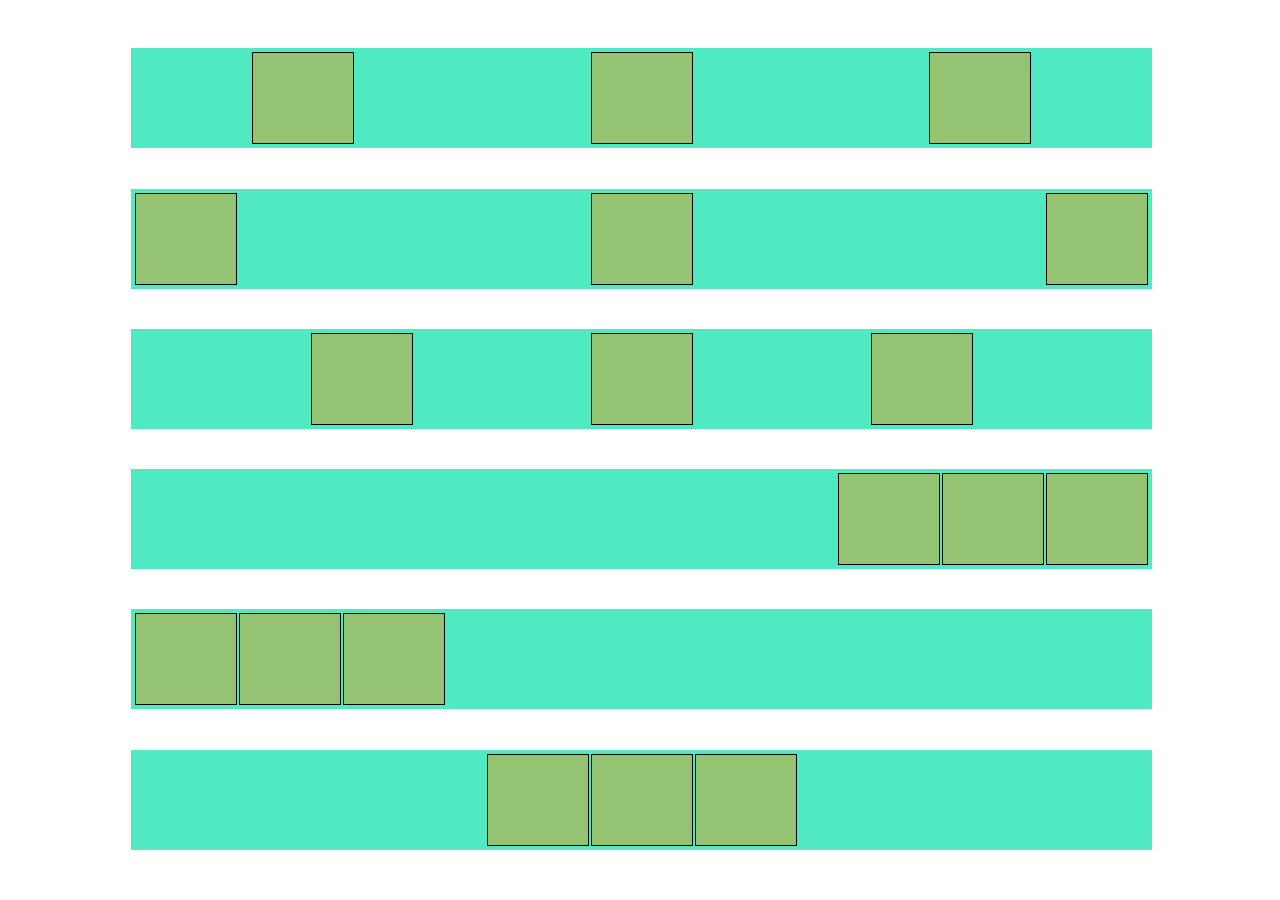
<file: index.html>
<!DOCTYPE html>
<html lang="en">
<head>
    <meta charset="UTF-8">
    <meta name="viewport" content="width=device-width, initial-scale=1.0">
    <link rel="stylesheet" href="style.css">
    <title>Document</title>
</head>
<body>
    <div class="mainContent">
        <div class="content" style="justify-content: space-around;">
            <div class= "block"></div>
            <div class= "block"></div>
            <div class= "block"></div>
        </div>
        <div class="content" style="justify-content: space-between;">
            <div class= "block"></div>
            <div class= "block" style="justify-self: left;"></div>
            <div class= "block"></div>
        </div>
        <div class="content" style="justify-content: space-evenly;">
            <div class= "block"></div>
            <div class= "block"></div>
            <div class= "block"></div>
        </div>
        <div class="content" style="justify-content: flex-end;">
            <div class= "block"></div>
            <div class= "block"></div>
            <div class= "block"></div>
        </div>
        <div class="content" style="justify-content: flex-start;">
            <div class= "block"></div>
            <div class= "block"></div>
            <div class= "block"></div>
        </div>
        <div class="content" style="justify-content: center;">
            <div class= "block"></div>
            <div class= "block"></div>
            <div class= "block"></div>
        </div>
    </div>
</body>
</html>
</file>
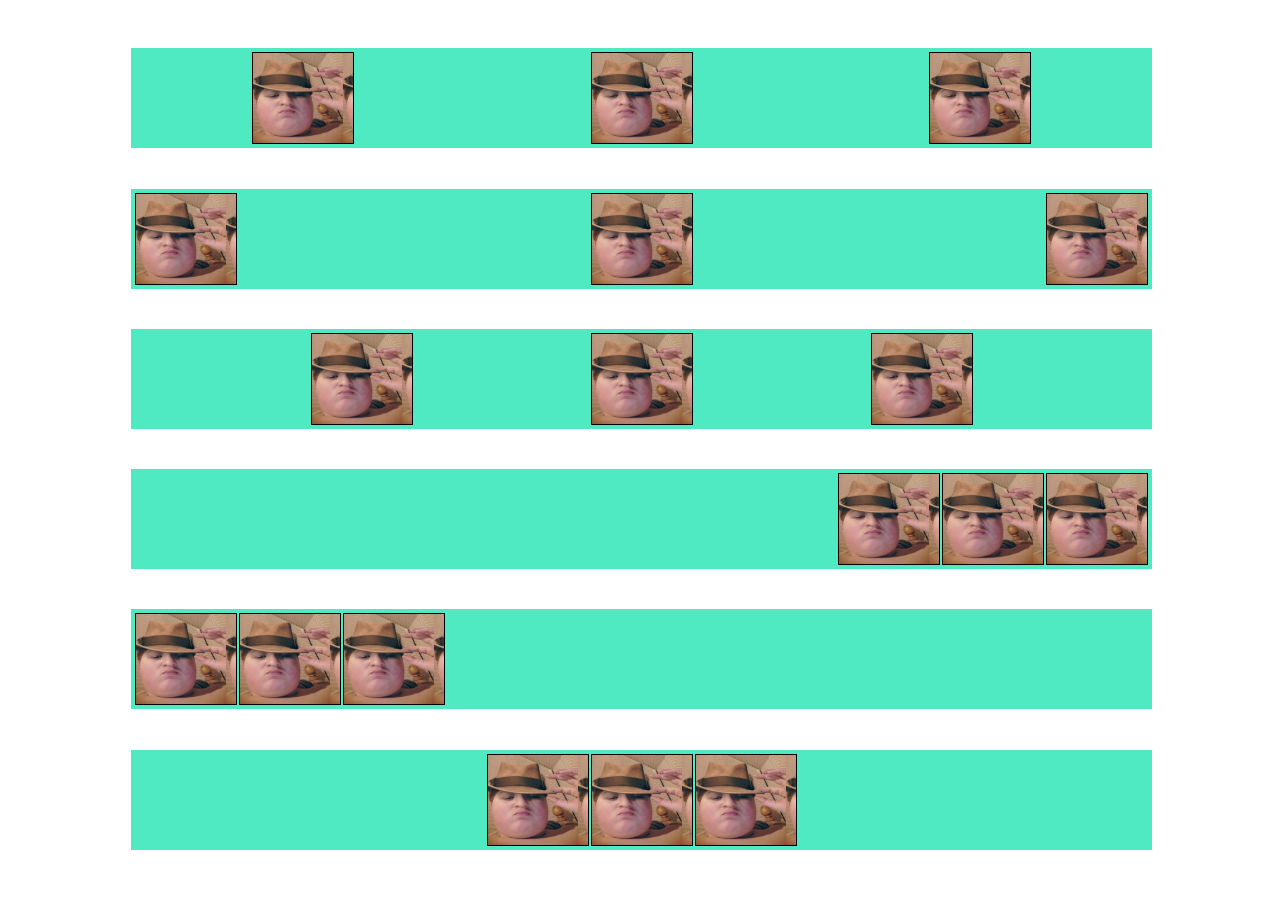
<file: flexbox/index.html>
<!DOCTYPE html>
<html lang="en">
<head>
    <meta charset="UTF-8">
    <meta name="viewport" content="width=device-width, initial-scale=1.0">
    <link rel="stylesheet" href="style.css">
    <title>Document</title>
</head>
<body style="background-image: url('');">
    <div class="mainContent">
        <div class="content" style="justify-content: space-around;">
            <div class= "block"></div>
            <div class= "block"></div>
            <div class= "block"></div>
        </div>
        <div class="content" style="justify-content: space-between;">
            <div class= "block"></div>
            <div class= "block"></div>
            <div class= "block"></div>
        </div>
        <div class="content" style="justify-content: space-evenly;">
            <div class= "block"></div>
            <div class= "block"></div>
            <div class= "block"></div>
        </div>
        <div class="content" style="justify-content: flex-end;">
            <div class= "block"></div>
            <div class= "block"></div>
            <div class= "block"></div>
        </div>
        <div class="content" style="justify-content: flex-start;">
            <div class= "block"></div>
            <div class= "block"></div>
            <div class= "block"></div>
        </div>
        <div class="content" style="justify-content: center;">
            <div class= "block"></div>
            <div class= "block"></div>
            <div class= "block"></div>
        </div>
    </div>
</body>
</html>
</file>
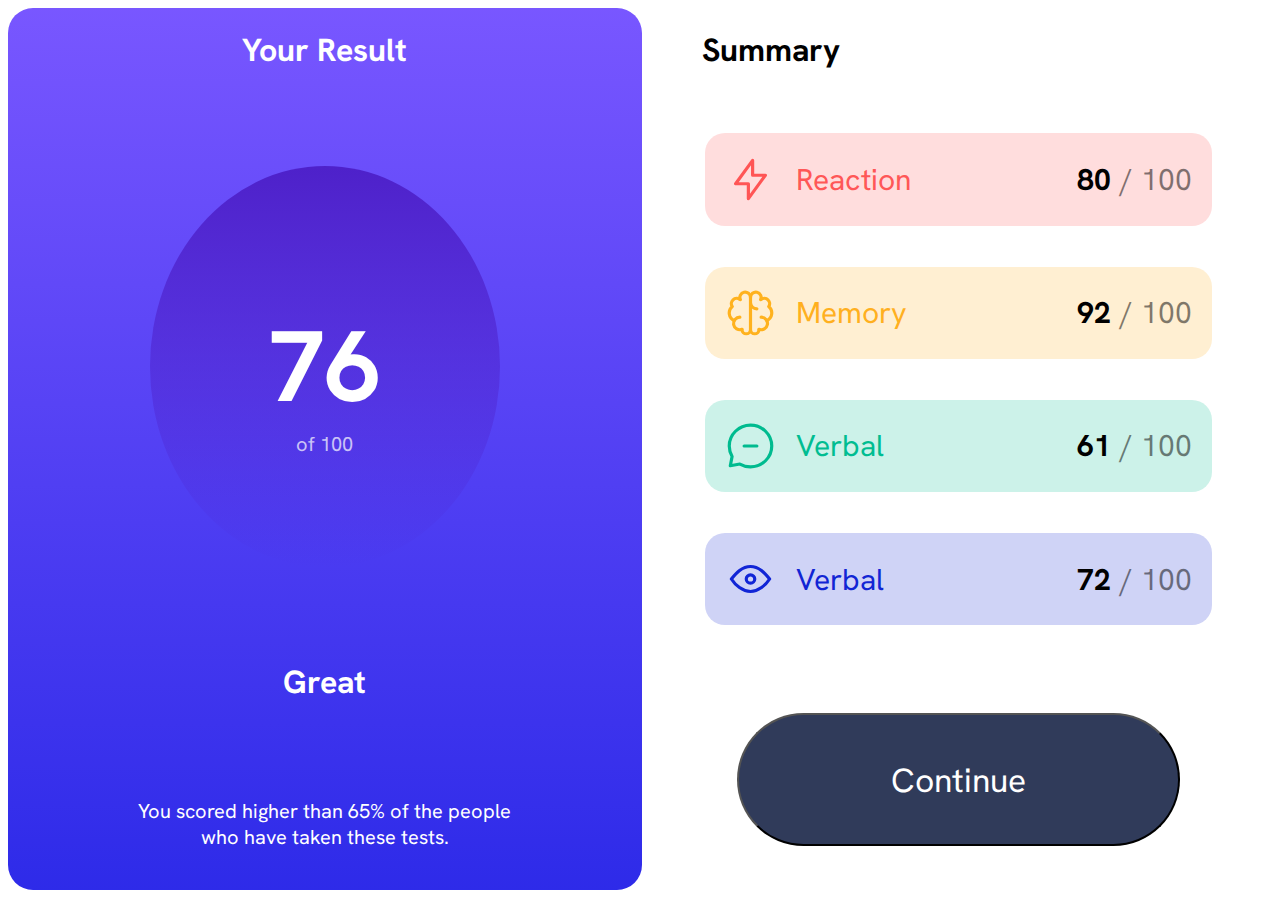
<file: results-summary-component-main/index.html>
<!DOCTYPE html>
<html lang="en">
<head>
    <meta charset="UTF-8">
    <meta name="viewport" content="width=device-width, initial-scale=1.0">
    <link rel="icon" type="image/x-icon" href="\assets\images\favicon-32x32.png">
    <title>esults</title>
    <link rel="stylesheet" href="style.css">
</head>
<body>
    <div class="container">
        <div class="result">
            <h1>Your Result</h1>
            <div class="circle">
                <span id="circle1"><b>76</b></span>
                <span class="text" style="opacity: 70%; padding-bottom: 25px;">of 100</span>
            </div>
            <h1>Great</h1>
            <span class="text" id="scoreText">You scored higher than 65% of the people<br/>who have taken these tests.</span>
        </div>
        <div class="summary">
            
            <div class="summaryMain">
                <h1 style="font-family: cFont; align-self: flex-start;">Summary</h1>
                <div class="summaryContainer" style="background-color: hsl(0, 100%, 67%, 20%);">
                    <div class="summaryName">
                        <img src="assets/images/icon-reaction.svg" class="summaryPadding">
                        <span style="color:hsl(0, 100%, 67%)">Reaction</span>
                    </div>
                    <div>
                        <span style="color:black; margin-right: -15px;"><b>80</b></span>
                        <span style="color: rgba(0, 0, 0, 0.5); padding-right: 20px;">/ 100</span>
                    </div>
                </div>
                <div class="summaryContainer" style="background-color: hsl(39, 100%, 56%, 20%);">
                    <div class="summaryName">
                        <img src="assets/images/icon-memory.svg" class="summaryPadding">
                        <span style="color:hsl(39, 100%, 56%)">Memory</span>
                    </div>
                    <div>
                        <span style="color:black; margin-right: -15px;"><b>92</b></span>
                        <span style="color: rgba(0, 0, 0, 0.5); padding-right: 20px;">/ 100</span>
                    </div>
                </div>
                <div class="summaryContainer" style="background-color: hsl(166, 100%, 37%, 20%);">
                    <div class="summaryName">
                        <img src="assets/images/icon-verbal.svg" class="summaryPadding">
                        <span style="color:hsl(166, 100%, 37%)">Verbal</span>
                    </div>
                    <div>
                        <span style="color:black; margin-right: -15px;"><b>61</b></span>
                        <span style="color: rgba(0, 0, 0, 0.5); padding-right: 20px;">/ 100</span>
                    </div>
                </div>
                <div class="summaryContainer" style="background-color: hsl(234, 85%, 45%, 20%);">
                    <div class="summaryName">
                        <img src="assets/images/icon-visual.svg" class="summaryPadding">
                        <span style="color:hsl(234, 85%, 45%)">Verbal</span>
                    </div>
                    <div>
                        <span style="color:black; margin-right: -15px;"><b>72</b></span>
                        <span style="color: rgba(0, 0, 0, 0.5); margin-right: 20px;">/ 100</span>
                    </div>
                </div>
                
            </div>
            <button>Continue</button>
        </div>
    </div>
</body>
</html>
</file>
<file: style.css>
html, body {
    height: 99%;
    width: 99.5%;
}

.content {
    padding-left: 4px;
    padding-right: 4px;
    gap: 2px;
    height:100px;
    width:80%;
    background-color: rgb(79, 234, 193);
    display: flex;
    justify-content:space-evenly;
    align-items: center;
}

.block {
    background-color:rgb(148, 195, 114);
    border:1px solid black;
    height: 90%;
    width: 100px;
}

.mainContent {
    display: flex;
    flex-direction: column;
    height:100%;
    width:100%;
    align-items:center;
    justify-content: space-evenly;
}
</file>
<file: flexbox/style.css>
html, body {
    height: 99%;
    width: 99.5%;
}

.content {
    padding-left: 4px;
    padding-right: 4px;
    gap: 2px;
    height:100px;
    width:80%;
    background-color: rgb(79, 234, 193);
    display: flex;
    justify-content:space-evenly;
    align-items: center;
}

.block {
    /*background-color:rgb(148, 195, 114);*/
    background-image: url("pollu.png");
    background-size: contain;
    border:1px solid black;
    height: 90%;
    width: 100px;
}

.mainContent {
    display: flex;
    flex-direction: column;
    height:100%;
    width:100%;
    align-items:center;
    justify-content: space-evenly;
}

@media only screen and (max-width: 515px) {
    .block{
        width:65px;
        height: 80%;
    }
    .content{
        height: 80px;
    }
}
</file>
<file: results-summary-component-main/style.css>
html,body{
    height: 99%;
    width: 99.5%;   
}

@font-face {
    font-family: 'cFont';
    src: url('assets/fonts/HankenGrotesk-VariableFont_wght.ttf') format('truetype');
    font-weight: 500, 700, 800;
    font-style: normal;
}

.container{ 
    height: 100%;
    width: 100%;
    display: flex;
    justify-content: space-between;
}

.text{
    font-family: cFont;
    font-size: 20px;
    color: white;
    font-weight: 500,700,800;
}

.result h1{
    font-family: cFont;
    color: white;
}

p{
    padding-top: 40px;
    font-size: 40px;
}

.circle{
    display: flex;
    justify-content: center;
    align-items: center;
    flex-direction: column;
    text-align: center;
    width: 350px;
    height: 350px;
    border-radius: 50%;
    background: linear-gradient(180deg, hsla(256, 72%, 46%, 1) 0%, hsla(241, 72%, 46%, 0) 100%);
    padding-top: 8%;
}

.result{
    justify-content: space-between;
    width: 50%;
    height:100%;
    background-color: rgb(66, 131, 221);
    border-radius: 25px;
    display: flex;
    flex-direction: column;
    align-items: center;
    background: linear-gradient(180deg, hsl(252, 100%, 67%) 0%, hsl(241, 81%, 54%) 100%);
}

.summary{
    width:50%;
    height:100%;
    display: flex;
    flex-direction: column;
    justify-content: space-between;
    align-items: center;
}

.summary h1{
    padding-left: 60px;
    font-family: cFont;
}

.summaryMain{
    height: 70%;
    width: 100%;
    display: flex;
    flex-direction: column;
    justify-content: space-between;
    align-items: center;
}

.summaryContainer{
    height:15%;
    border-radius: 20px;
    width: 80%;
    background-color: aquamarine;
    display: flex;
    align-items: center;
    justify-content: space-between;
}

.summaryContainer span{
    font-family: cFont;
    padding-left: 20px;
    font-size: 30px;
    color: white;
    font-weight: 500,700,800;
}

.summaryContainer img{
    padding-left: 20px;
    width: 20%;
    min-width: 20%;
}

.summaryName{
    display: flex;
    width: 50%;
    height:100%;
    align-items: center;
}

button{
    width:70%;
    height: 15%;
    border-radius: 500px;
    margin-bottom: 7%;
    background-color: hsl(224, 30%, 27%);
    cursor: pointer;
    font-family: cFont;
    font-size: 210%;
    font-weight: 500,700,800;
    color: white;
}

button:hover{
    background: linear-gradient(180deg, hsl(252, 100%, 67%) 0%, hsl(241, 81%, 54%) 100%)
}

#circle1{
    font-size: 100px;
    font-family: cFont;
    color: white;
}
#scoreText{
    padding-bottom: 40px;
    text-align: center;
}

@media only screen and (max-width: 878px) {
    .summaryContainer span{
        font-size: 20px;
    }

    .circle{
        height:300px;
        width:300px;
    }
}
@media only screen and (max-width: 712px) {
    .summaryContainer span{
        font-size: 15px;
    }

    .circle{
        height:270px;
        width:270px;
    }
}
@media only screen and (max-width: 597px) {
    .container{
        flex-direction: column;
        justify-content: space-between;
        align-items: center;
    }
    .result{
        margin-top: -30px;
        padding: 10px;
        padding-top: 20px;
        width: 100%;
        height:45%;
        overflow:hidden;
    }
    .summary{
        width:100%;
        height:55%;
    }
    .circle{
        height: 125px;
        width: 125px;
    }
    .result h1{
        font-size:20px;
    }
    #circle1{
        font-size: 35px;
    }
    #scoreText{
        font-size: 17px;
    }
}
</file>
